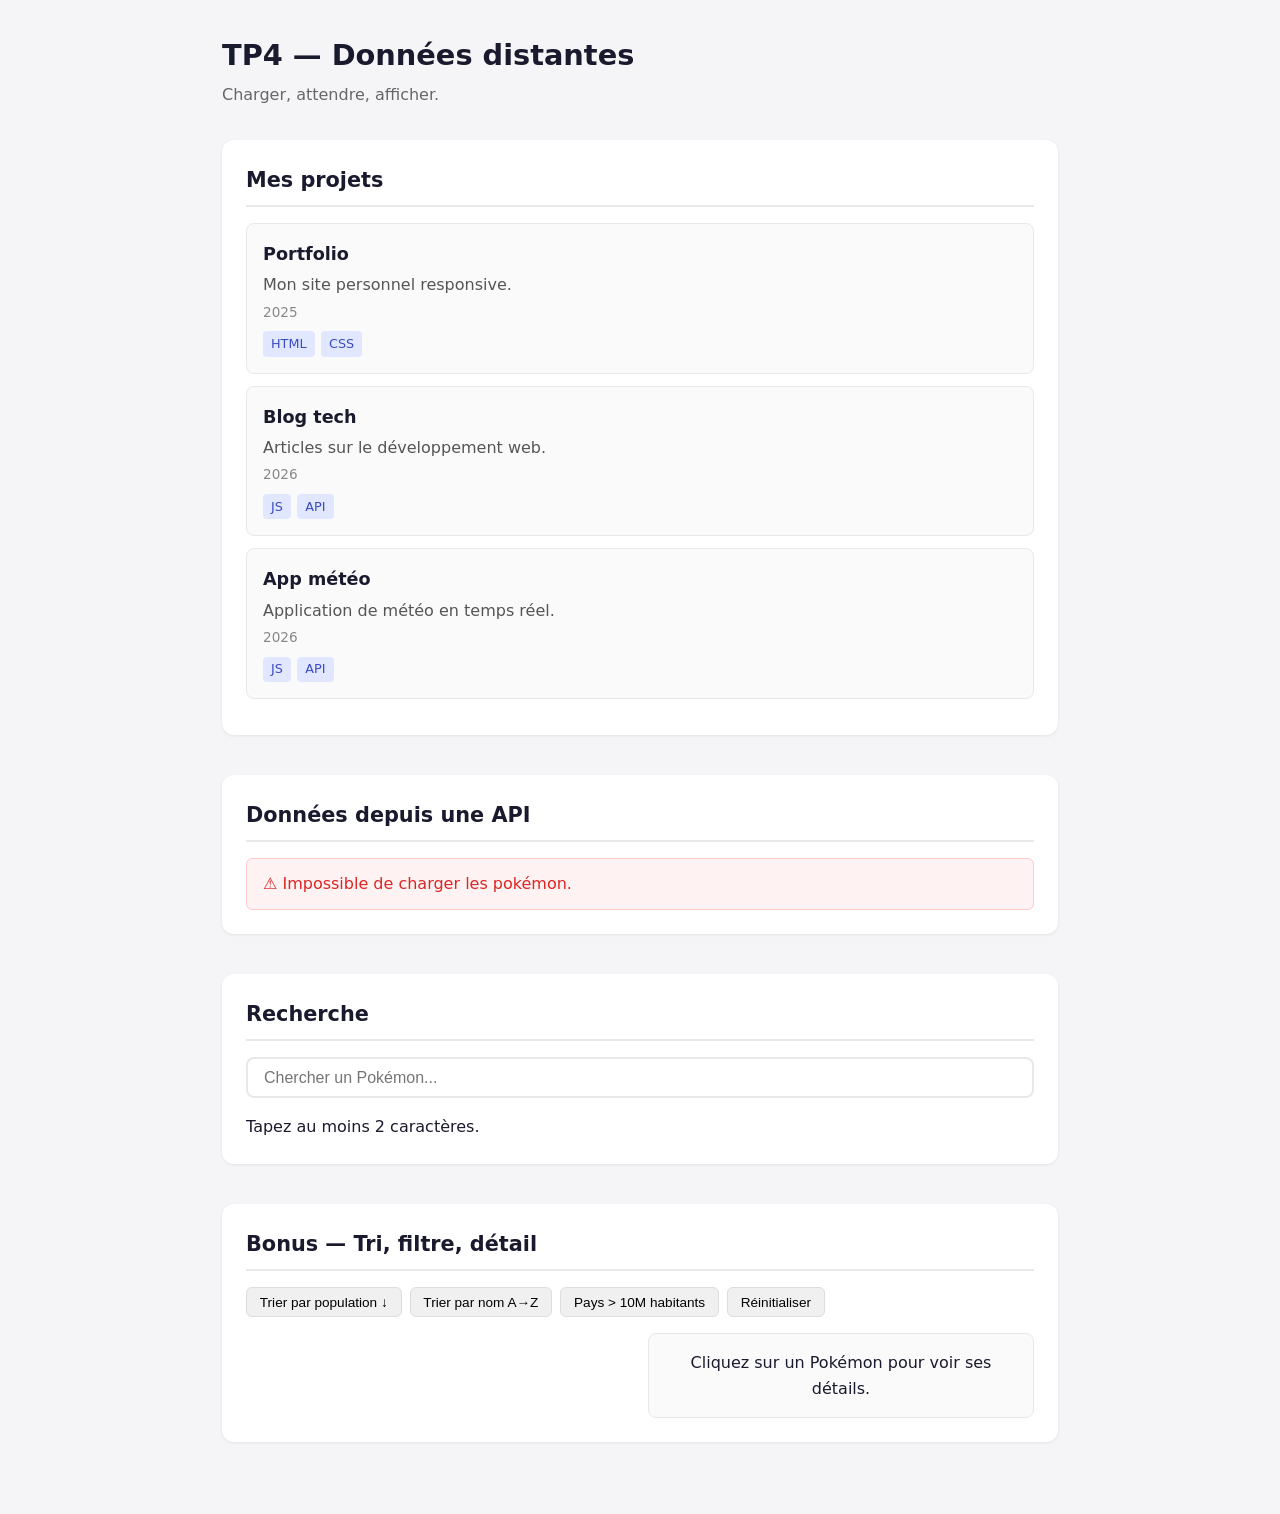
<file: TP4/index.html>
<!DOCTYPE html>
<html lang="fr">
<head>
  <meta charset="UTF-8">
  <meta name="viewport" content="width=device-width, initial-scale=1.0">
  <title>TP4 — Fetch & API</title>
  <link rel="stylesheet" href="style.css">
</head>
<body>

  <header>
    <h1>TP4 — Données distantes</h1>
    <p>Charger, attendre, afficher.</p>
  </header>

  <main>

    <!-- ============================================
         TEMPS 1 — JSON local
         Exercices 1.1 à 1.3
         ============================================ -->
    <section id="section-projets">
      <h2>Mes projets</h2>
      <div id="projets-liste" aria-live="polite">
        <p>Les projets s'afficheront ici.</p>
      </div>
    </section>

    <!-- ============================================
         TEMPS 2 — API distante
         Exercices 2.1 à 2.3
         ============================================ -->
    <section id="section-api">
      <h2>Données depuis une API</h2>
      <div id="api-liste" aria-live="polite">
        <p>Les données de l'API s'afficheront ici.</p>
      </div>
    </section>

    <!-- ============================================
         TEMPS 3 — Recherche + API
         Exercices 3.1 et 3.2
         ============================================ -->
    <section id="section-recherche">
      <h2>Recherche</h2>
      <input type="search" id="recherche" placeholder="Chercher un Pokémon...">
      <div id="recherche-resultats" aria-live="polite">
        <p>Tapez au moins 2 caractères.</p>
      </div>
    </section>

    <!-- ============================================
         TEMPS 4 — Aller plus loin (bonus)
         Exercices 4.1 à 4.3
         ============================================ -->
    <section id="section-bonus">
      <h2>Bonus — Tri, filtre, détail</h2>

      <!-- 4.1 — Contrôles de tri/filtre -->
      <div id="controles">
        <button id="tri-pop">Trier par population ↓</button>
        <button id="tri-nom">Trier par nom A→Z</button>
        <button id="filtre-grand">Pays > 10M habitants</button>
        <button id="reinitialiser">Réinitialiser</button>
      </div>

      <!-- 4.2 — Liste + Détail Pokémon -->
      <div id="pokemon">
        <div id="liste-pokemon"></div>
        <div id="detail-pokemon">
          <p>Cliquez sur un Pokémon pour voir ses détails.</p>
        </div>
      </div>
    </section>

  </main>

  <script src="script.js"></script>
</body>
</html>
</file>
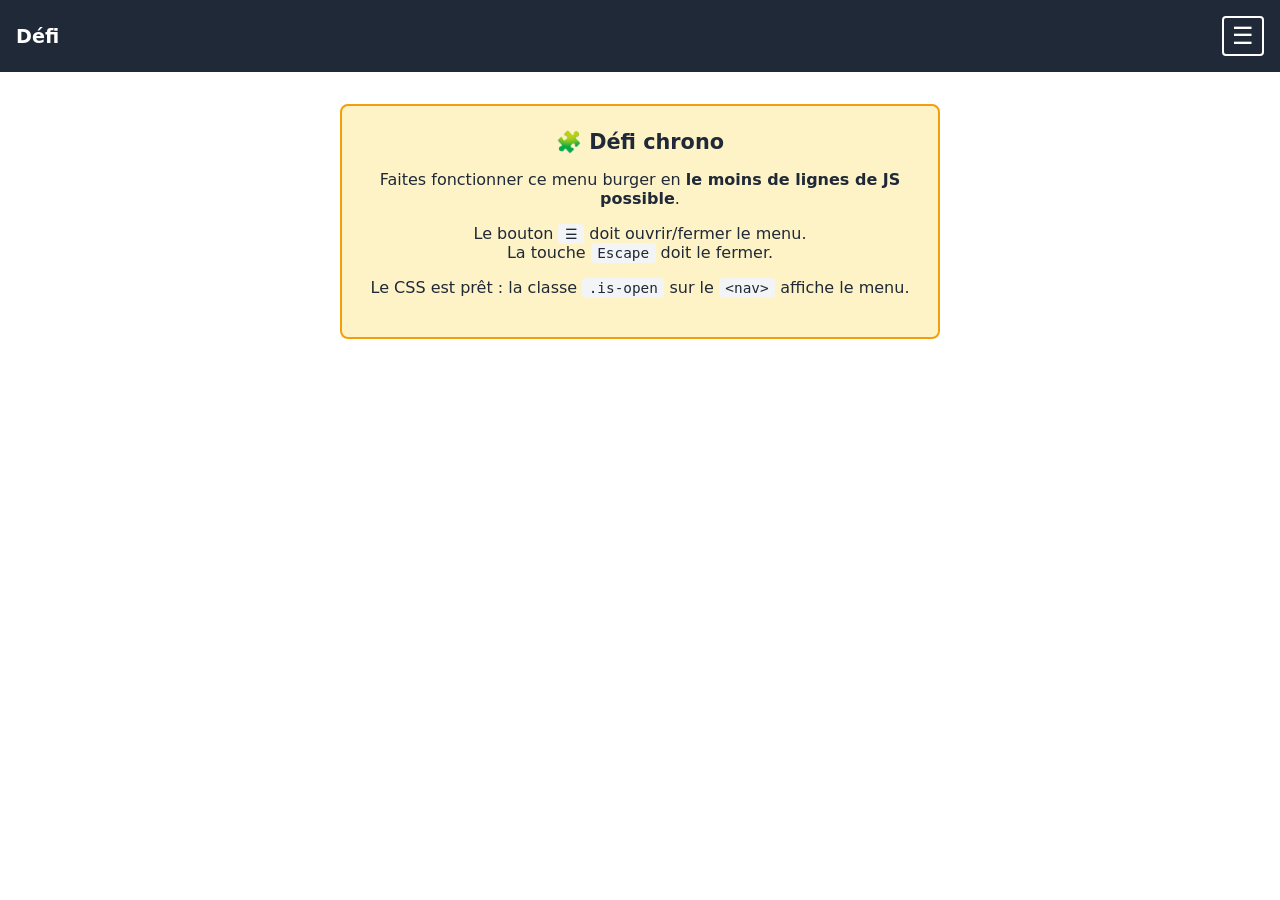
<file: tp2/code_golf.html>
<!DOCTYPE html>
<html lang="fr">
<head>
  <meta charset="UTF-8">
  <meta name="viewport" content="width=device-width, initial-scale=1.0">
  <title>🧩 Défi chrono — Menu burger</title>
  <style>
    body {
      font-family: system-ui, sans-serif;
      margin: 0;
      color: #1f2937;
    }

    header {
      display: flex;
      justify-content: space-between;
      align-items: center;
      padding: 1rem;
      background: #1f2937;
      color: white;
    }

    .logo { font-weight: bold; font-size: 1.2rem; }

    .menu-btn {
      background: none;
      border: 2px solid white;
      color: white;
      font-size: 1.5rem;
      padding: 0.25rem 0.5rem;
      cursor: pointer;
      border-radius: 0.25rem;
    }

    nav {
      display: none;
      background: #111827;
      padding: 1rem;
    }

    nav.is-open {
      display: block;
    }

    nav ul {
      list-style: none;
      margin: 0;
      padding: 0;
    }

    nav li { padding: 0.5rem 0; }

    nav a {
      color: white;
      text-decoration: none;
    }

    main {
      max-width: 600px;
      margin: 2rem auto;
      padding: 0 1rem;
      text-align: center;
    }

    .consigne {
      background: #fef3c7;
      border: 2px solid #f59e0b;
      border-radius: 0.5rem;
      padding: 1.5rem;
      margin-bottom: 2rem;
    }

    .consigne h1 { margin-top: 0; font-size: 1.3rem; }

    code {
      background: #f3f4f6;
      padding: 0.15rem 0.4rem;
      border-radius: 0.25rem;
      font-size: 0.9rem;
    }
  </style>
</head>
<body>

  <header>
    <span class="logo">Défi</span>
    <button class="menu-btn">☰</button>
  </header>

  <nav>
    <ul>
      <li><a href="#">Accueil</a></li>
      <li><a href="#">Projets</a></li>
      <li><a href="#">Contact</a></li>
    </ul>
  </nav>

  <main>
    <div class="consigne">
      <h1>🧩 Défi chrono</h1>
      <p>Faites fonctionner ce menu burger en <strong>le moins de lignes de JS possible</strong>.</p>
      <p>Le bouton <code>☰</code> doit ouvrir/fermer le menu.<br>La touche <code>Escape</code> doit le fermer.</p>
      <p>Le CSS est prêt : la classe <code>.is-open</code> sur le <code>&lt;nav&gt;</code> affiche le menu.</p>
    </div>
  </main>

  <!-- Écrivez votre JS ici 👇 -->
  <script>
    const button = document.querySelector('.menu-btn');
    const menu = document.querySelector('nav');

    function ouvrirMenu(){
        menu.classList.add('is-open');
    }
    button.addEventListener('click', ouvrirMenu);

    document.addEventListener('keydown', (event)=> {
        if(event.key === 'Escape' && menu.classList.contains('is-open')) {
            menu.classList.remove('is-open');
        }
    });
  </script>

</body>
</html>
</file>
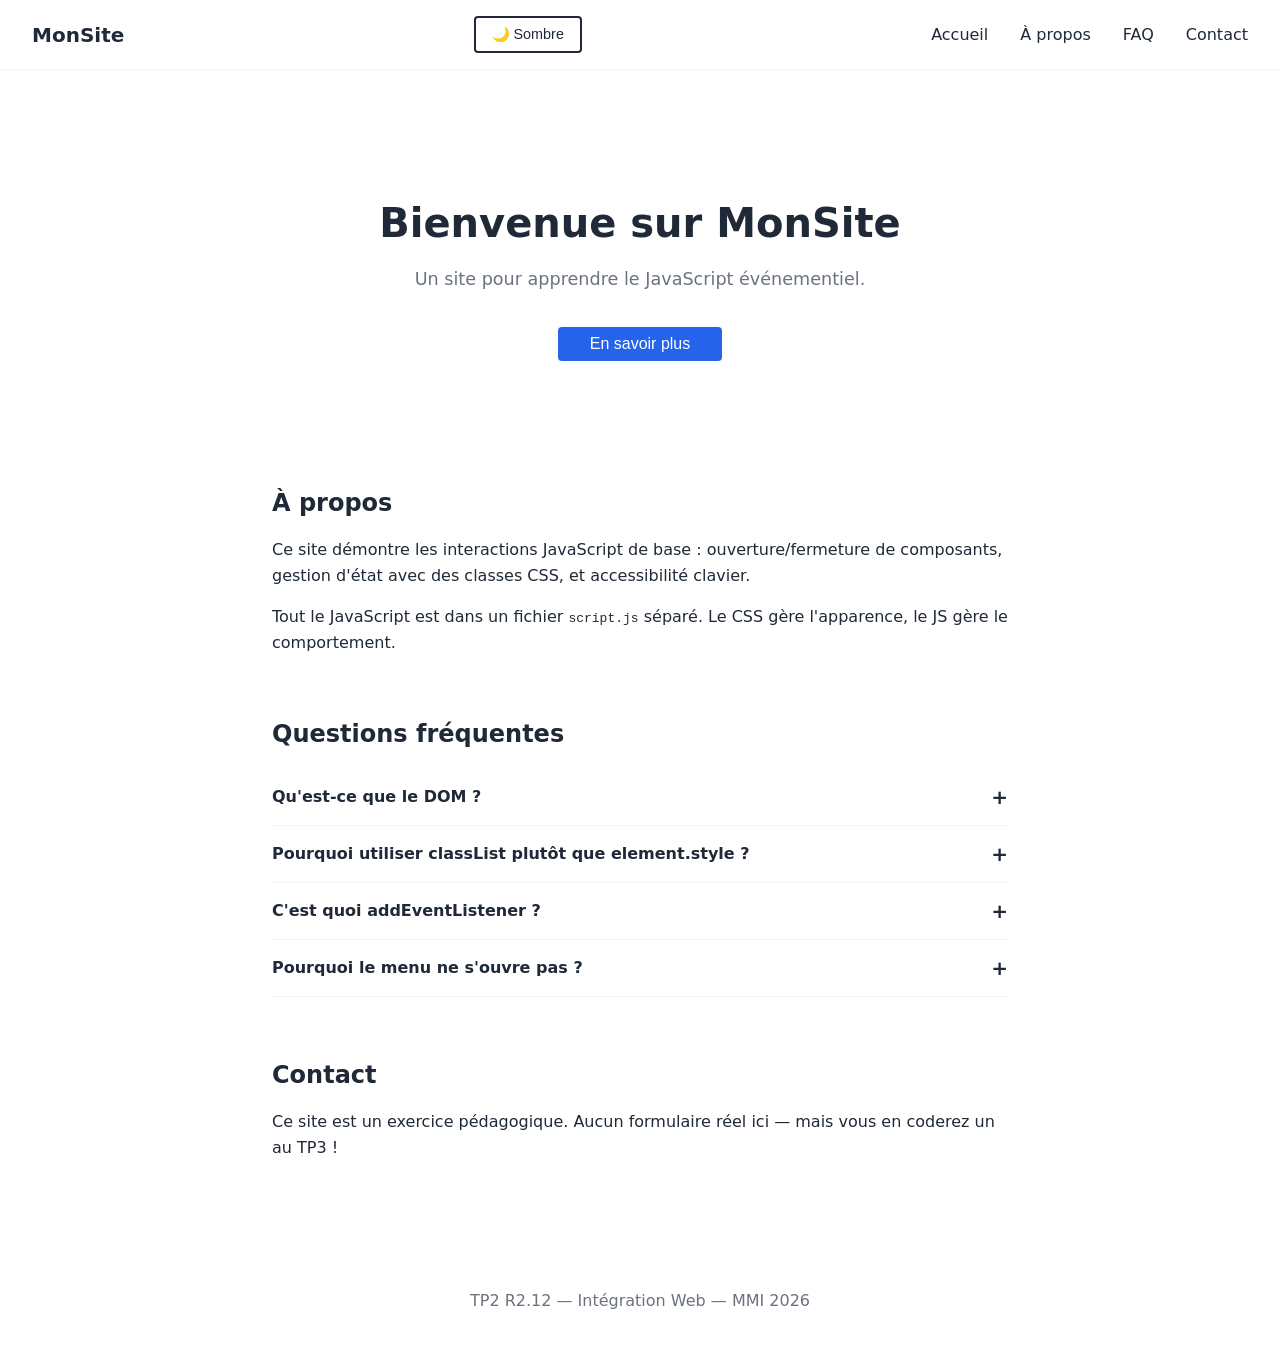
<file: tp2/tp2.html>
<!DOCTYPE html>
<html lang="fr">
<head>
  <meta charset="UTF-8">
  <meta name="viewport" content="width=device-width, initial-scale=1.0">
  <title>TP2 — JavaScript événementiel</title>
  <style>
    /* ================================
       VARIABLES
       ================================ */
    :root {
      --color-primary: #2563eb;
      --color-text: #1f2937;
      --color-text-light: #6b7280;
      --color-bg: #ffffff;
      --color-bg-alt: #f3f4f6;
      --color-overlay: rgba(0, 0, 0, 0.5);
      --font-base: system-ui, -apple-system, sans-serif;
      --space-sm: 0.5rem;
      --space-md: 1rem;
      --space-lg: 2rem;
      --space-xl: 4rem;
    }

    /* ================================
       THÈME SOMBRE (bonus)
       ================================ */
    .dark {
      --color-primary: #60a5fa;
      --color-text: #e5e7eb;
      --color-text-light: #9ca3af;
      --color-bg: #111827;
      --color-bg-alt: #1f2937;
      --color-overlay: rgba(0, 0, 0, 0.7);
    }

    /* ================================
       BASE
       ================================ */
    *, *::before, *::after {
      box-sizing: border-box;
    }

    body {
      font-family: var(--font-base);
      line-height: 1.6;
      color: var(--color-text);
      background-color: var(--color-bg);
      margin: 0;
      transition: background-color 0.3s, color 0.3s;
    }

    h1, h2, h3 { line-height: 1.2; }

    a {
      color: var(--color-primary);
      text-decoration: none;
    }

    a:hover { text-decoration: underline; }

    /* ================================
       HEADER + NAVIGATION
       ================================ */
    header {
      display: flex;
      justify-content: space-between;
      align-items: center;
      padding: var(--space-md) var(--space-lg);
      border-bottom: 1px solid var(--color-bg-alt);
    }

    .logo {
      font-weight: bold;
      font-size: 1.25rem;
      color: var(--color-text);
      text-decoration: none;
    }

    .header-right {
      display: flex;
      align-items: center;
      gap: var(--space-md);
    }

    /* Bouton menu burger */
    .menu-btn {
      display: none;
      background: none;
      border: 2px solid var(--color-text);
      border-radius: 0.25rem;
      color: var(--color-text);
      font-size: 1.25rem;
      padding: var(--space-sm);
      cursor: pointer;
      line-height: 1;
    }

    /* Bouton thème */
    #theme-toggle {
      background: none;
      border: 2px solid var(--color-text);
      border-radius: 0.25rem;
      color: var(--color-text);
      padding: var(--space-sm) var(--space-md);
      cursor: pointer;
      font-size: 0.9rem;
    }

    /* Navigation */
    .menu ul {
      display: flex;
      gap: var(--space-lg);
      list-style: none;
      padding: 0;
      margin: 0;
    }

    .menu a {
      color: var(--color-text);
      font-weight: 500;
    }

    /* Mobile : menu caché par défaut */
    @media (max-width: 640px) {
      .menu-btn {
        display: block;
      }

      .menu {
        display: none;
        position: absolute;
        top: 100%;
        left: 0;
        right: 0;
        background: var(--color-bg);
        border-bottom: 1px solid var(--color-bg-alt);
        padding: var(--space-md) var(--space-lg);
        z-index: 10;
      }

      .menu.is-open {
        display: block;
      }

      .menu ul {
        flex-direction: column;
        gap: var(--space-md);
      }

      header {
        position: relative;
      }
    }

    /* ================================
       MAIN
       ================================ */
    main {
      max-width: 800px;
      margin: 0 auto;
      padding: var(--space-lg);
    }

    section {
      margin-bottom: var(--space-xl);
    }

    /* ================================
       HERO
       ================================ */
    .hero {
      text-align: center;
      padding: var(--space-xl) 0;
    }

    .hero h1 {
      font-size: 2.5rem;
      margin-bottom: var(--space-sm);
    }

    .hero p {
      color: var(--color-text-light);
      font-size: 1.1rem;
    }

    /* ================================
       BOUTON MODALE
       ================================ */
    .modal-open {
      background-color: var(--color-primary);
      color: white;
      border: none;
      padding: var(--space-sm) var(--space-lg);
      border-radius: 0.25rem;
      font-size: 1rem;
      cursor: pointer;
      margin-top: var(--space-md);
    }

    .modal-open:hover {
      opacity: 0.9;
    }

    /* ================================
       MODALE
       ================================ */
    .modal {
      display: none;
      position: fixed;
      top: 0;
      left: 0;
      width: 100%;
      height: 100%;
      background: var(--color-overlay);
      z-index: 100;
      justify-content: center;
      align-items: center;
    }

    .modal.is-visible {
      display: flex;
    }

    .modal-content {
      background: var(--color-bg);
      border-radius: 0.5rem;
      padding: var(--space-lg);
      max-width: 500px;
      width: 90%;
      position: relative;
    }

    .modal-content h2 {
      margin-top: 0;
    }

    .modal-close {
      position: absolute;
      top: var(--space-md);
      right: var(--space-md);
      background: none;
      border: none;
      font-size: 1.5rem;
      cursor: pointer;
      color: var(--color-text);
      line-height: 1;
    }

    /* ================================
       ACCORDÉON FAQ
       ================================ */
    .faq-item {
      border-bottom: 1px solid var(--color-bg-alt);
    }

    .faq-question {
      width: 100%;
      background: none;
      border: none;
      text-align: left;
      padding: var(--space-md) 0;
      font-size: 1rem;
      font-weight: 600;
      color: var(--color-text);
      cursor: pointer;
      display: flex;
      justify-content: space-between;
      align-items: center;
      font-family: var(--font-base);
    }

    .faq-question::after {
      content: '+';
      font-size: 1.25rem;
      transition: transform 0.2s;
    }

    .faq-answer {
      display: none;
      padding: 0 0 var(--space-md) 0;
      color: var(--color-text-light);
    }

    .faq-answer.is-visible {
      display: block;
    }

    /* ================================
       FOCUS VISIBLE
       ================================ */
    :focus-visible {
      outline: 2px solid var(--color-primary);
      outline-offset: 2px;
    }
  </style>
</head>
<body>

  <!-- ================================
       HEADER + NAVIGATION
       ================================ -->
  <header>
    <a href="#" class="logo">MonSite</a>
    <div class="header-right">
      <button id="theme-toggle">🌙 Sombre</button>
      <button class="menu-btn" aria-expanded="false">☰</button>
    </div>
    <nav class="menu">
      <ul>
        <li><a href="#accueil">Accueil</a></li>
        <li><a href="#apropos">À propos</a></li>
        <li><a href="#faq">FAQ</a></li>
        <li><a href="#contact">Contact</a></li>
      </ul>
    </nav>
  </header>

  <main>

    <!-- ================================
         HERO + BOUTON MODALE
         ================================ -->
    <section id="accueil" class="hero">
      <h1>Bienvenue sur MonSite</h1>
      <p>Un site pour apprendre le JavaScript événementiel.</p>
      <button class="modal-open">En savoir plus</button>
    </section>

    <!-- ================================
         MODALE
         ================================ -->
    <div class="modal" aria-hidden="true">
      <div class="modal-content">
        <button class="modal-close">✕</button>
        <h2>À propos de ce site</h2>
        <p>Ce site est un exercice du TP2 R2.12. Il sert de support pour apprendre à manipuler le DOM avec JavaScript.</p>
        <p>Vous allez coder le menu burger, cette modale, et l'accordéon FAQ en JavaScript pur.</p>
      </div>
    </div>

    <!-- ================================
         SECTION À PROPOS
         ================================ -->
    <section id="apropos">
      <h2>À propos</h2>
      <p>Ce site démontre les interactions JavaScript de base : ouverture/fermeture de composants, gestion d'état avec des classes CSS, et accessibilité clavier.</p>
      <p>Tout le JavaScript est dans un fichier <code>script.js</code> séparé. Le CSS gère l'apparence, le JS gère le comportement.</p>
    </section>

    <!-- ================================
         ACCORDÉON FAQ
         ================================ -->
    <section id="faq">
      <h2>Questions fréquentes</h2>

      <div class="faq-item">
        <button class="faq-question">Qu'est-ce que le DOM ?</button>
        <div class="faq-answer">
          <p>Le DOM (Document Object Model) est la représentation de la page Web en mémoire. JavaScript peut le lire et le modifier pour créer des interactions.</p>
        </div>
      </div>

      <div class="faq-item">
        <button class="faq-question">Pourquoi utiliser classList plutôt que element.style ?</button>
        <div class="faq-answer">
          <p>Parce que le JavaScript gère le comportement et le CSS gère l'apparence. En utilisant classList, on garde chaque responsabilité à sa place.</p>
        </div>
      </div>

      <div class="faq-item">
        <button class="faq-question">C'est quoi addEventListener ?</button>
        <div class="faq-answer">
          <p>C'est la méthode qui permet de dire au navigateur : "quand tel événement arrive sur cet élément, exécute ce code". C'est le cœur du JavaScript événementiel.</p>
        </div>
      </div>

      <div class="faq-item">
        <button class="faq-question">Pourquoi le menu ne s'ouvre pas ?</button>
        <div class="faq-answer">
          <p>Probablement parce que le fichier script.js n'est pas encore lié, ou parce que le JavaScript n'est pas encore écrit. C'est votre mission !</p>
        </div>
      </div>
    </section>

    <!-- ================================
         CONTACT
         ================================ -->
    <section id="contact">
      <h2>Contact</h2>
      <p>Ce site est un exercice pédagogique. Aucun formulaire réel ici — mais vous en coderez un au TP3 !</p>
    </section>

  </main>

  <footer>
    <p style="text-align: center; padding: 1rem; color: var(--color-text-light);">TP2 R2.12 — Intégration Web — MMI 2026</p>
  </footer>

<script src="script.js"></script>

</body>
</html>
</file>
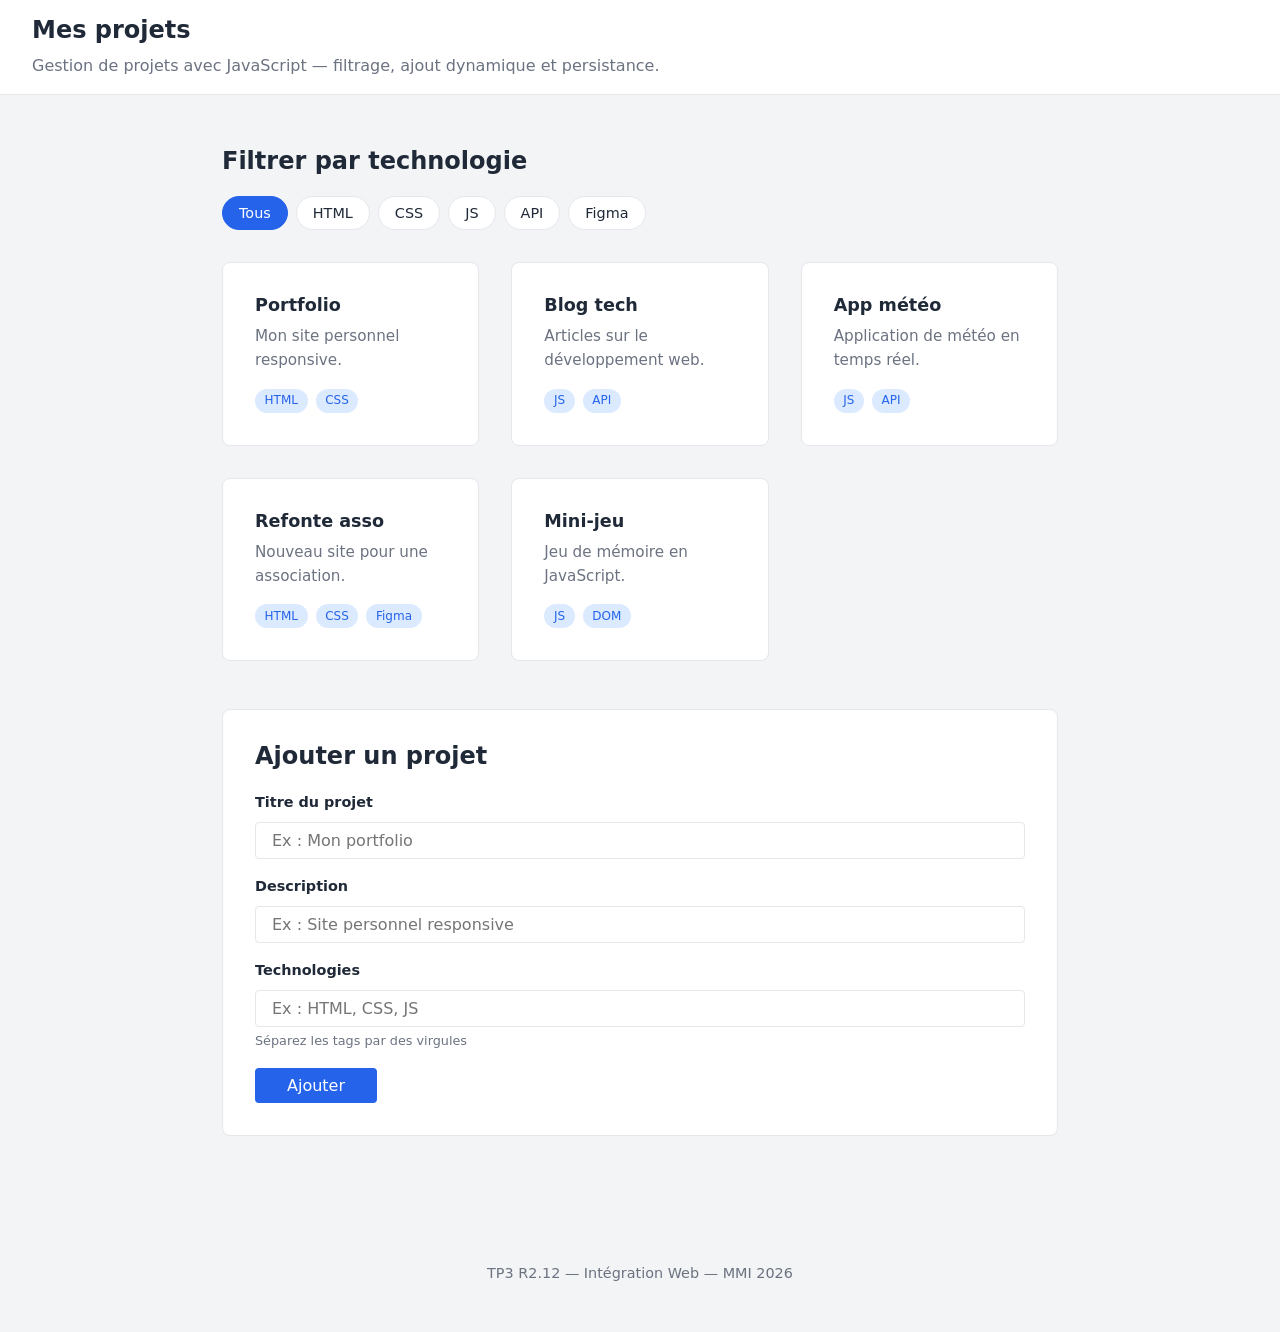
<file: tp3/tp3.html>
<!DOCTYPE html>
<html lang="fr">
<head>
  <meta charset="UTF-8">
  <meta name="viewport" content="width=device-width, initial-scale=1.0">
  <title>TP3 — JavaScript + données</title>
  <style>
    /* ================================
       VARIABLES
       ================================ */
    :root {
      --color-primary: #2563eb;
      --color-primary-light: #dbeafe;
      --color-text: #1f2937;
      --color-text-light: #6b7280;
      --color-bg: #ffffff;
      --color-bg-alt: #f3f4f6;
      --color-border: #e5e7eb;
      --color-error: #dc2626;
      --color-success: #059669;
      --font-base: system-ui, -apple-system, sans-serif;
      --space-sm: 0.5rem;
      --space-md: 1rem;
      --space-lg: 2rem;
      --space-xl: 3rem;
      --radius: 0.5rem;
    }

    /* ================================
       BASE
       ================================ */
    *, *::before, *::after {
      box-sizing: border-box;
    }

    body {
      font-family: var(--font-base);
      line-height: 1.6;
      color: var(--color-text);
      background-color: var(--color-bg-alt);
      margin: 0;
    }

    h1, h2, h3 { line-height: 1.2; }

    /* ================================
       LAYOUT
       ================================ */
    header {
      background: var(--color-bg);
      border-bottom: 1px solid var(--color-border);
      padding: var(--space-md) var(--space-lg);
    }

    header h1 {
      margin: 0;
      font-size: 1.5rem;
    }

    header p {
      margin: var(--space-sm) 0 0;
      color: var(--color-text-light);
    }

    main {
      max-width: 900px;
      margin: 0 auto;
      padding: var(--space-lg);
    }

    section {
      margin-bottom: var(--space-xl);
    }

    /* ================================
       FILTRES
       ================================ */
    .filtres {
      display: flex;
      flex-wrap: wrap;
      gap: var(--space-sm);
      margin-bottom: var(--space-lg);
    }

    .filtre {
      background: var(--color-bg);
      border: 1px solid var(--color-border);
      border-radius: 2rem;
      padding: var(--space-sm) var(--space-md);
      font-size: 0.9rem;
      cursor: pointer;
      color: var(--color-text);
      font-family: var(--font-base);
      transition: background-color 0.2s, border-color 0.2s;
    }

    .filtre:hover {
      border-color: var(--color-primary);
    }

    .filtre.active {
      background-color: var(--color-primary);
      color: white;
      border-color: var(--color-primary);
    }

    /* ================================
       GRILLE DE PROJETS
       ================================ */
    #projets-liste {
      display: grid;
      grid-template-columns: repeat(auto-fit, minmax(250px, 1fr));
      gap: var(--space-lg);
      min-height: 100px;
    }

    /* Style des cartes (générées en JS) */
    .carte {
      background: var(--color-bg);
      border: 1px solid var(--color-border);
      border-radius: var(--radius);
      padding: var(--space-lg);
      transition: transform 0.2s, box-shadow 0.2s;
    }

    .carte:hover {
      transform: translateY(-2px);
      box-shadow: 0 4px 12px rgba(0, 0, 0, 0.08);
    }

    .carte h3 {
      margin: 0 0 var(--space-sm);
      font-size: 1.1rem;
    }

    .carte p {
      margin: 0 0 var(--space-md);
      color: var(--color-text-light);
      font-size: 0.95rem;
    }

    .tags {
      display: flex;
      flex-wrap: wrap;
      gap: var(--space-sm);
    }

    .tag {
      display: inline-block;
      font-size: 0.75rem;
      background: var(--color-primary-light);
      color: var(--color-primary);
      padding: 0.15rem 0.6rem;
      border-radius: 1rem;
      font-weight: 500;
    }

    /* ================================
       MESSAGES D'ÉTAT
       ================================ */
    .loading {
      text-align: center;
      color: var(--color-text-light);
      padding: var(--space-xl);
      grid-column: 1 / -1;
    }

    .error {
      text-align: center;
      color: var(--color-error);
      padding: var(--space-xl);
      grid-column: 1 / -1;
    }

    .vide {
      text-align: center;
      color: var(--color-text-light);
      padding: var(--space-xl);
      grid-column: 1 / -1;
    }

    /* ================================
       FORMULAIRE D'AJOUT
       ================================ */
    #form-ajout {
      background: var(--color-bg);
      border: 1px solid var(--color-border);
      border-radius: var(--radius);
      padding: var(--space-lg);
    }

    #form-ajout h2 {
      margin-top: 0;
    }

    .form-group {
      margin-bottom: var(--space-md);
    }

    .form-group label {
      display: block;
      font-weight: 600;
      margin-bottom: var(--space-sm);
      font-size: 0.9rem;
    }

    .form-group input {
      width: 100%;
      padding: var(--space-sm) var(--space-md);
      border: 1px solid var(--color-border);
      border-radius: 0.25rem;
      font-size: 1rem;
      font-family: var(--font-base);
      color: var(--color-text);
      background: var(--color-bg);
    }

    .form-group input:focus {
      outline: 2px solid var(--color-primary);
      outline-offset: 1px;
      border-color: var(--color-primary);
    }

    .form-group small {
      display: block;
      margin-top: 0.25rem;
      color: var(--color-text-light);
      font-size: 0.8rem;
    }

    #form-ajout button[type="submit"] {
      background-color: var(--color-primary);
      color: white;
      border: none;
      padding: var(--space-sm) var(--space-lg);
      border-radius: 0.25rem;
      font-size: 1rem;
      cursor: pointer;
      font-family: var(--font-base);
    }

    #form-ajout button[type="submit"]:hover {
      opacity: 0.9;
    }

    /* ================================
       COMPTEUR
       ================================ */
    .compteur {
      text-align: right;
      color: var(--color-text-light);
      font-size: 0.9rem;
      margin-bottom: var(--space-sm);
    }

    /* ================================
       FOOTER
       ================================ */
    footer {
      text-align: center;
      padding: var(--space-lg);
      color: var(--color-text-light);
      font-size: 0.9rem;
    }

    /* ================================
       FOCUS VISIBLE
       ================================ */
    :focus-visible {
      outline: 2px solid var(--color-primary);
      outline-offset: 2px;
    }

    /* ================================
       RESPONSIVE
       ================================ */
    @media (max-width: 600px) {
      main {
        padding: var(--space-md);
      }

      #projets-liste {
        grid-template-columns: 1fr;
      }
    }
  </style>
</head>
<body>

  <!-- ================================
       HEADER
       ================================ -->
  <header>
    <h1>Mes projets</h1>
    <p>Gestion de projets avec JavaScript — filtrage, ajout dynamique et persistance.</p>
  </header>

  <main>

    <!-- ================================
         FILTRES
         ================================ -->
    <section>
      <h2>Filtrer par technologie</h2>
      <div class="filtres">
        <button class="filtre active" data-tag="tous">Tous</button>
        <button class="filtre" data-tag="HTML">HTML</button>
        <button class="filtre" data-tag="CSS">CSS</button>
        <button class="filtre" data-tag="JS">JS</button>
        <button class="filtre" data-tag="API">API</button>
        <button class="filtre" data-tag="Figma">Figma</button>
      </div>

      <!-- Compteur de résultats -->
      <p class="compteur" aria-live="polite"></p>

      <!-- Conteneur des cartes (généré en JS) -->
      <div id="projets-liste">
        <p class="vide">Chargement des projets...</p>
      </div>
    </section>

    <!-- ================================
         FORMULAIRE D'AJOUT
         ================================ -->
    <section>
      <form id="form-ajout">
        <h2>Ajouter un projet</h2>

        <div class="form-group">
          <label for="input-titre">Titre du projet</label>
          <input type="text" id="input-titre" placeholder="Ex : Mon portfolio" required>
        </div>

        <div class="form-group">
          <label for="input-desc">Description</label>
          <input type="text" id="input-desc" placeholder="Ex : Site personnel responsive" required>
        </div>

        <div class="form-group">
          <label for="input-tags">Technologies</label>
          <input type="text" id="input-tags" placeholder="Ex : HTML, CSS, JS">
          <small>Séparez les tags par des virgules</small>
        </div>

        <button type="submit">Ajouter</button>
      </form>
    </section>

  </main>

  <footer>
    <p>TP3 R2.12 — Intégration Web — MMI 2026</p>
  </footer>

  <script src="tp3.js"></script>

</body>
</html>
</file>
<file: TP4/style.css>
/* ===========================
   TP4 — Styles de départ
   =========================== */

* {
  margin: 0;
  padding: 0;
  box-sizing: border-box;
}

body {
  font-family: system-ui, -apple-system, sans-serif;
  line-height: 1.6;
  color: #1a1a2e;
  background-color: #f5f5f7;
  padding: 2rem;
  max-width: 900px;
  margin: 0 auto;
}

/* --- En-tête --- */

header {
  margin-bottom: 2rem;
}

header h1 {
  font-size: 1.8rem;
  margin-bottom: 0.25rem;
}

header p {
  color: #666;
}

/* --- Sections --- */

section {
  margin-bottom: 2.5rem;
  padding: 1.5rem;
  background: white;
  border-radius: 12px;
  box-shadow: 0 1px 3px rgba(0, 0, 0, 0.08);
}

section h2 {
  font-size: 1.3rem;
  margin-bottom: 1rem;
  padding-bottom: 0.5rem;
  border-bottom: 2px solid #e8e8e8;
}

/* --- Cartes --- */

.carte {
  padding: 1rem;
  margin-bottom: 0.75rem;
  background: #fafafa;
  border: 1px solid #e8e8e8;
  border-radius: 8px;
}

.carte h3 {
  font-size: 1.1rem;
  margin-bottom: 0.25rem;
}

.carte p {
  color: #555;
  margin-bottom: 0.25rem;
}

.carte .annee {
  font-size: 0.85rem;
  color: #888;
}

/* --- Tags --- */

.tags {
  display: flex;
  gap: 0.4rem;
  flex-wrap: wrap;
  margin-top: 0.5rem;
}

.tag {
  display: inline-block;
  padding: 0.15rem 0.5rem;
  background: #e0e7ff;
  color: #3b4cc0;
  border-radius: 4px;
  font-size: 0.8rem;
  font-weight: 500;
}

/* --- États : chargement, erreur --- */

.loading {
  color: #666;
  font-style: italic;
  padding: 1rem 0;
}

.loading::before {
  content: '⏳ ';
}

.error {
  color: #dc2626;
  background: #fef2f2;
  padding: 0.75rem 1rem;
  border-radius: 6px;
  border: 1px solid #fecaca;
}

.error::before {
  content: '⚠️ ';
}

/* --- Champ de recherche --- */

input[type="search"] {
  width: 100%;
  padding: 0.6rem 1rem;
  font-size: 1rem;
  border: 2px solid #e8e8e8;
  border-radius: 8px;
  margin-bottom: 1rem;
  outline: none;
  transition: border-color 0.2s;
}

input[type="search"]:focus {
  border-color: #3b4cc0;
}

/* --- Boutons de contrôle (bonus) --- */

#controles {
  display: flex;
  gap: 0.5rem;
  flex-wrap: wrap;
  margin-bottom: 1rem;
}

#controles button {
  padding: 0.4rem 0.8rem;
  font-size: 0.85rem;
  background: #f0f0f0;
  border: 1px solid #ddd;
  border-radius: 6px;
  cursor: pointer;
  transition: background-color 0.2s;
}

#controles button:hover {
  background: #e0e7ff;
}

/* --- Pokémon liste + détail (bonus) --- */

#pokemon {
  display: grid;
  grid-template-columns: 1fr 1fr;
  gap: 1rem;
  margin-top: 1rem;
}

#liste-pokemon {
  display: flex;
  flex-direction: column;
  gap: 0.3rem;
  max-height: 400px;
  overflow-y: auto;
}

#liste-pokemon button {
  text-align: left;
  padding: 0.4rem 0.6rem;
  background: #fafafa;
  border: 1px solid #e8e8e8;
  border-radius: 4px;
  cursor: pointer;
  text-transform: capitalize;
  transition: background-color 0.2s;
}

#liste-pokemon button:hover {
  background: #e0e7ff;
}

#detail-pokemon {
  padding: 1rem;
  background: #fafafa;
  border: 1px solid #e8e8e8;
  border-radius: 8px;
  text-align: center;
}

#detail-pokemon h2 {
  text-transform: capitalize;
  border: none;
  padding: 0;
}

#detail-pokemon img {
  width: 120px;
  height: 120px;
  image-rendering: pixelated;
}
</file>
